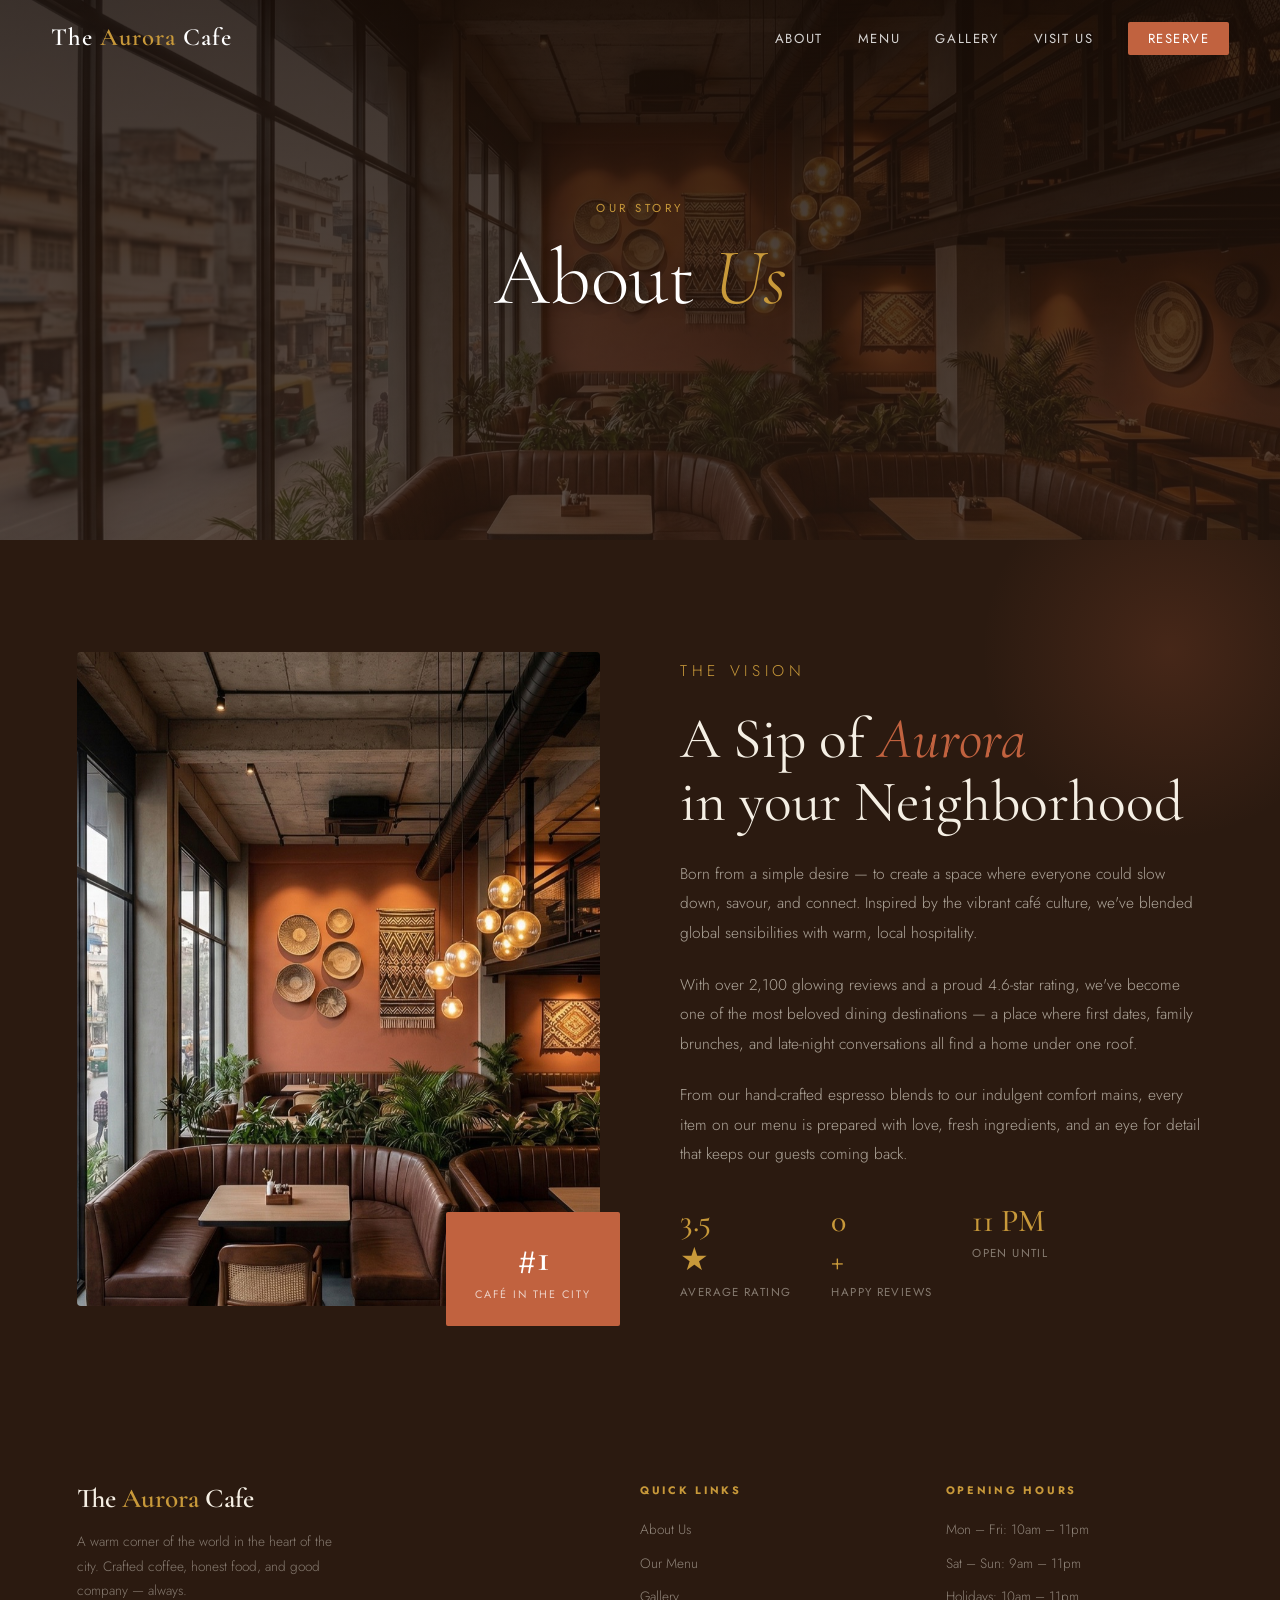
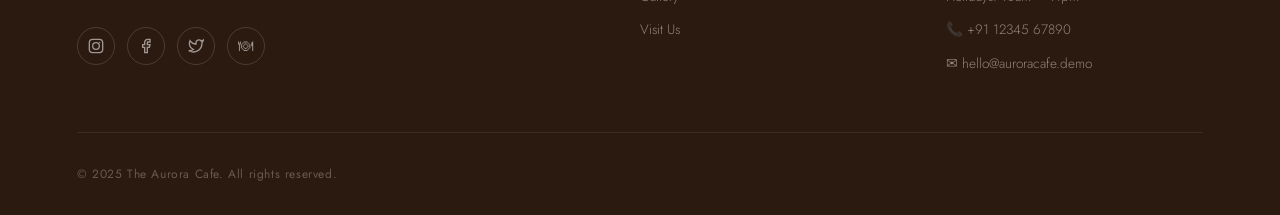
<file: about.html>
<!DOCTYPE html>
<html lang="en">

<head>
    <meta charset="UTF-8" />
    <meta name="viewport" content="width=device-width, initial-scale=1.0" />
    <title>About Us — The Aurora Cafe</title>
    <link
        href="https://fonts.googleapis.com/css2?family=Cormorant+Garamond:ital,wght@0,300;0,400;0,500;0,600;1,300;1,400&family=Jost:wght@300;400;500&display=swap"
        rel="stylesheet" />
    <link rel="stylesheet" href="style.css">
</head>

<body>

    <!-- ── PRELOADER ── -->
    <div class="preloader" id="preloader">
        <div class="loader-content">
            <div class="loader-logo">The <span>Aurora</span> Cafe</div>
            <div class="loader-bar">
                <div class="loader-progress"></div>
            </div>
        </div>
    </div>

    <!-- ── NAV ── -->
    <nav id="navbar">
        <a href="index.html" class="nav-logo">The <span>Aurora</span> Cafe</a>
        <ul class="nav-links">
            <li><a href="about.html" class="active">About</a></li>
            <li><a href="menu.html">Menu</a></li>
            <li><a href="gallery.html">Gallery</a></li>
            <li><a href="contact.html">Visit Us</a></li>
            <li><a href="contact.html" class="nav-cta">Reserve</a></li>
        </ul>
        <div class="hamburger" id="hamburger" onclick="openMobileNav()">
            <span></span><span></span><span></span>
        </div>
    </nav>

    <!-- Mobile Nav -->
    <div class="mobile-nav" id="mobileNav">
        <button class="mobile-close" onclick="closeMobileNav()">✕</button>
        <a href="about.html">About</a>
        <a href="menu.html">Menu</a>
        <a href="gallery.html">Gallery</a>
        <a href="contact.html">Visit Us</a>
        <a href="contact.html" style="color:var(--gold)">Reserve a Table</a>
    </div>

    <!-- ── ABOUT HERO ── -->
    <section id="hero" style="height: 60vh; min-height: 400px;">
        <div class="hero-bg" style="background-image: url('images/space.jpg');"></div>
        <div class="hero-content">
            <p class="hero-eyebrow">Our Story</p>
            <h1 class="hero-title" style="font-size: clamp(3rem, 8vw, 5rem);">About <em>Us</em></h1>
        </div>
    </section>

    <!-- ── ABOUT CONTENT ── -->
    <section id="about">
        <div class="about-deco"></div>
        <div class="about-grid">
            <div class="about-img-wrap reveal-left">
                <div class="about-img-frame">
                    <img src="images/space.jpg" alt="The Aurora Cafe Interior" class="about-img" loading="lazy">
                </div>
                <div class="about-accent-box reveal-scale stagger-3">
                    <strong>#1</strong>
                    <span>Café in the City</span>
                </div>
            </div>
            <div class="about-text reveal-right stagger-2">
                <p class="section-label">The Vision</p>
                <h2 class="section-title">A Sip of <em>Aurora</em><br>in your Neighborhood</h2>
                <p>Born from a simple desire — to create a space where everyone could slow down, savour, and connect.
                    Inspired by the vibrant café culture, we've blended global sensibilities with warm, local
                    hospitality.</p>
                <p>With over 2,100 glowing reviews and a proud 4.6-star rating, we've become one of the most
                    beloved dining destinations — a place where first dates, family brunches, and late-night
                    conversations all find a home under one roof.</p>
                <p>From our hand-crafted espresso blends to our indulgent comfort mains, every item on our menu is
                    prepared with love, fresh ingredients, and an eye for detail that keeps our guests coming back.</p>
                <div class="about-stats">
                    <div class="stat">
                        <strong class="counter" data-count="4.6">0</strong><strong>★</strong>
                        <span>Average Rating</span>
                    </div>
                    <div class="stat">
                        <strong class="counter" data-count="2100">0</strong><strong>+</strong>
                        <span>Happy Reviews</span>
                    </div>
                    <div class="stat">
                        <strong>11 PM</strong>
                        <span>Open Until</span>
                    </div>
                </div>
            </div>
        </div>
    </section>

    <!-- ── FOOTER ── -->
    <footer>
        <div class="footer-top">
            <div class="footer-brand">
                <div class="logo">The <span>Aurora</span> Cafe</div>
                <p>A warm corner of the world in the heart of the city. Crafted coffee, honest food, and good company —
                    always.</p>
                <div class="footer-socials">
                    <a href="#" class="social-btn" title="Instagram">
                        <svg width="16" height="16" fill="none" stroke="currentColor" stroke-width="2"
                            viewBox="0 0 24 24">
                            <rect x="2" y="2" width="20" height="20" rx="5" />
                            <circle cx="12" cy="12" r="5" />
                            <circle cx="17.5" cy="6.5" r="1" fill="currentColor" stroke="none" />
                        </svg>
                    </a>
                    <a href="#" class="social-btn" title="Facebook">
                        <svg width="16" height="16" fill="none" stroke="currentColor" stroke-width="2"
                            viewBox="0 0 24 24">
                            <path d="M18 2h-3a5 5 0 00-5 5v3H7v4h3v8h4v-8h3l1-4h-4V7a1 1 0 011-1h3z" />
                        </svg>
                    </a>
                    <a href="#" class="social-btn" title="Twitter/X">
                        <svg width="16" height="16" fill="none" stroke="currentColor" stroke-width="2"
                            viewBox="0 0 24 24">
                            <path
                                d="M23 3a10.9 10.9 0 01-3.14 1.53A4.48 4.48 0 0012 8v1A10.66 10.66 0 013 4s-4 9 5 13a11.64 11.64 0 01-7 2c9 5 20 0 20-11.5a4.5 4.5 0 00-.08-.83A7.72 7.72 0 0023 3z" />
                        </svg>
                    </a>
                    <a href="#" class="social-btn" title="Zomato">🍽</a>
                </div>
            </div>
            <div class="footer-col">
                <h5>Quick Links</h5>
                <ul>
                    <li><a href="about.html">About Us</a></li>
                    <li><a href="menu.html">Our Menu</a></li>
                    <li><a href="gallery.html">Gallery</a></li>
                    <li><a href="contact.html">Visit Us</a></li>
                </ul>
            </div>
            <div class="footer-col">
                <h5>Opening Hours</h5>
                <ul>
                    <li><a href="#">Mon – Fri: 10am – 11pm</a></li>
                    <li><a href="#">Sat – Sun: 9am – 11pm</a></li>
                    <li><a href="#">Holidays: 10am – 11pm</a></li>
                    <li><a href="#">📞 +91 12345 67890</a></li>
                    <li><a href="#">✉ hello@auroracafe.demo</a></li>
                </ul>
            </div>
        </div>
        <div class="footer-bottom">
            <p>© 2025 The Aurora Cafe. All rights reserved.</p>
        </div>
    </footer>

    <script src="script.js"></script>
</body>

</html>
</file>
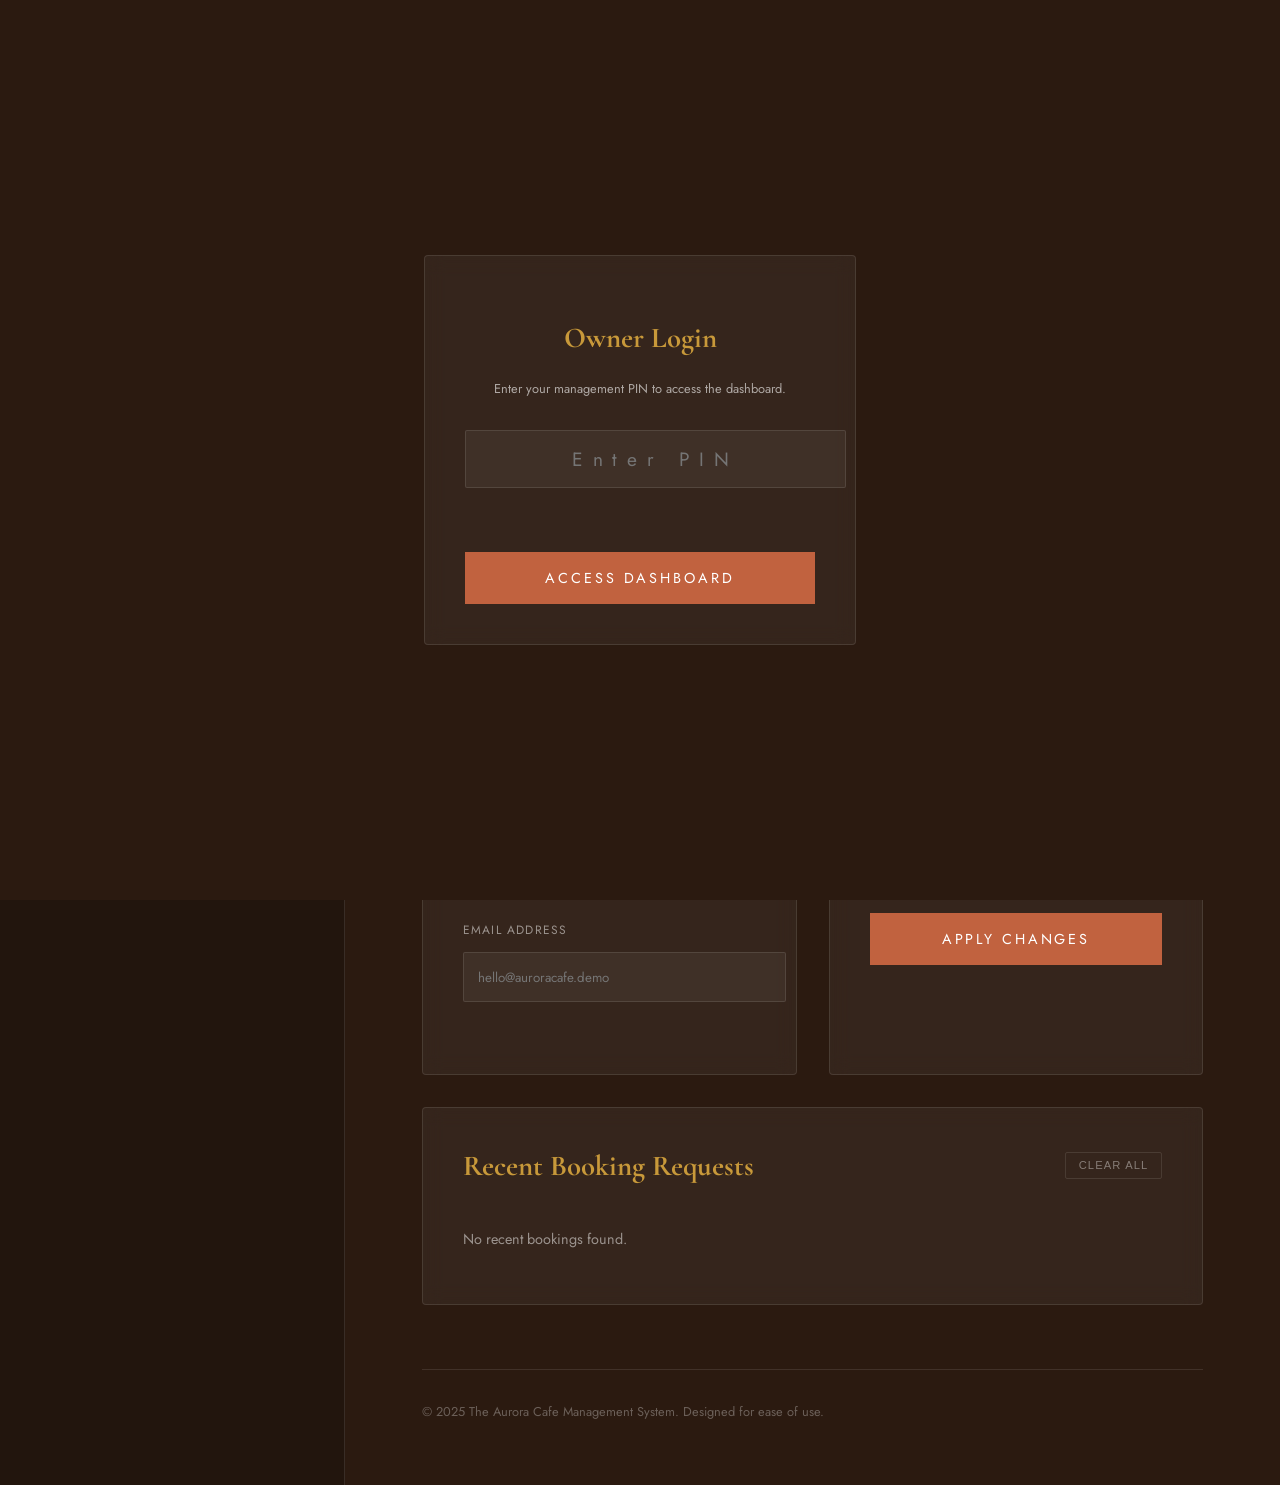
<file: admin.html>
<!DOCTYPE html>
<html lang="en">

<head>
    <meta charset="UTF-8">
    <meta name="viewport" content="width=device-width, initial-scale=1.0">
    <title>Dashboard — The Aurora Cafe</title>
    <link
        href="https://fonts.googleapis.com/css2?family=Cormorant+Garamond:wght@400;600&family=Jost:wght@300;400;500&display=swap"
        rel="stylesheet">
    <style>
        :root {
            --terra: #C1623F;
            --espresso: #2B1A10;
            --cream: #F5EFE4;
            --warm: #EDE3D4;
            --gold: #C8993A;
            --glass-bg: rgba(255, 255, 255, 0.05);
            --glass-border: rgba(255, 255, 255, 0.1);
        }

        body {
            font-family: 'Jost', sans-serif;
            background: var(--espresso);
            color: #fff;
            margin: 0;
            display: flex;
            min-height: 100vh;
        }

        .admin-sidebar {
            width: 280px;
            background: rgba(0, 0, 0, 0.2);
            border-right: 1px solid var(--glass-border);
            padding: 3rem 2rem;
            display: flex;
            flex-direction: column;
            gap: 2rem;
        }

        .admin-logo {
            font-family: 'Cormorant Garamond', serif;
            font-size: 1.8rem;
            color: #fff;
            text-decoration: none;
        }

        .admin-logo span {
            color: var(--gold);
        }

        .nav-item {
            color: rgba(255, 255, 255, 0.6);
            text-decoration: none;
            font-size: 0.9rem;
            letter-spacing: 0.1em;
            text-transform: uppercase;
            transition: color 0.3s;
        }

        .nav-item.active {
            color: var(--gold);
        }

        .main-content {
            flex: 1;
            padding: 4rem 6vw;
            max-width: 1000px;
        }

        .header-top {
            display: flex;
            justify-content: space-between;
            align-items: flex-end;
            margin-bottom: 4rem;
        }

        h1 {
            font-family: 'Cormorant Garamond', serif;
            font-size: 3rem;
            margin: 0;
            font-weight: 400;
        }

        .save-banner {
            background: var(--terra);
            padding: 0.6rem 1.2rem;
            border-radius: 2px;
            font-size: 0.8rem;
            display: none;
        }

        .card-grid {
            display: grid;
            grid-template-columns: 1fr 1fr;
            gap: 2rem;
        }

        .glass-card {
            background: var(--glass-bg);
            border: 1px solid var(--glass-border);
            padding: 2.5rem;
            border-radius: 4px;
            backdrop-filter: blur(10px);
        }

        .card-title {
            font-family: 'Cormorant Garamond', serif;
            font-size: 1.8rem;
            margin-bottom: 1.5rem;
            color: var(--gold);
        }

        .control-group {
            margin-bottom: 2rem;
        }

        label {
            display: block;
            font-size: 0.75rem;
            text-transform: uppercase;
            letter-spacing: 0.1em;
            color: rgba(255, 255, 255, 0.5);
            margin-bottom: 0.8rem;
        }

        select,
        input {
            width: 100%;
            background: rgba(255, 255, 255, 0.05);
            border: 1px solid rgba(255, 255, 255, 0.1);
            padding: 0.9rem;
            color: #fff;
            font-family: 'Jost', sans-serif;
            border-radius: 2px;
        }

        .status-pill-preview {
            display: inline-flex;
            align-items: center;
            gap: 10px;
            padding: 0.5rem 1rem;
            background: rgba(255, 255, 255, 0.05);
            border-radius: 100px;
            margin-top: 1rem;
        }

        .dot {
            width: 8px;
            height: 8px;
            border-radius: 50%;
        }

        .dot.open {
            background: #4CAF50;
            box-shadow: 0 0 10px #4CAF50;
        }

        .dot.closed {
            background: #f44336;
            box-shadow: 0 0 10px #f44336;
        }

        .btn-save {
            background: var(--terra);
            border: none;
            color: #fff;
            padding: 1rem 2rem;
            font-family: 'Jost', sans-serif;
            text-transform: uppercase;
            letter-spacing: 0.2em;
            font-size: 0.9rem;
            cursor: pointer;
            width: 100%;
            margin-top: 2rem;
            transition: background 0.3s;
        }

        .btn-save:hover {
            background: var(--gold);
        }

        .time-row {
            display: grid;
            grid-template-columns: 1fr 1fr;
            gap: 1rem;
        }

        .footer-note {
            margin-top: 4rem;
            font-size: 0.8rem;
            color: rgba(255, 255, 255, 0.3);
            border-top: 1px solid var(--glass-border);
            padding-top: 2rem;
        }
    </style>
</head>

<body>
    <!-- LOGIN OVERLAY -->
    <div id="loginOverlay"
        style="position: fixed; inset: 0; background: var(--espresso); z-index: 5000; display: flex; align-items: center; justify-content: center; backdrop-filter: blur(20px);">
        <div class="glass-card" style="width: 350px; text-align: center;">
            <h2 class="card-title">Owner Login</h2>
            <p style="font-size: 0.8rem; opacity: 0.6; margin-bottom: 2rem;">Enter your management PIN to access the
                dashboard.</p>
            <div class="control-group">
                <input type="password" id="adminPin" placeholder="Enter PIN"
                    style="text-align: center; font-size: 1.2rem; letter-spacing: 0.5em;">
            </div>
            <button class="btn-save" onclick="checkLogin()">Access Dashboard</button>
            <p id="loginError" style="color: var(--terra); font-size: 0.8rem; margin-top: 1rem; display: none;">Invalid
                PIN. Please try again.</p>
        </div>
    </div>

    <div class="admin-sidebar">
        <a href="index.html" class="admin-logo">The <span>Aurora</span> Cafe</a>
        <nav style="display: flex; flex-direction: column; gap: 1rem; margin-top: 2rem;">
            <a href="#" class="nav-item active">Management</a>
            <a href="index.html" class="nav-item">View Site</a>
        </nav>
    </div>

    <main class="main-content">
        <div class="header-top">
            <div>
                <p
                    style="color:var(--gold); font-size: 0.8rem; text-transform: uppercase; letter-spacing: 0.2em; margin-bottom: 0.5rem;">
                    Owner Portal</p>
                <h1>Café Dashboard</h1>
            </div>
        </div>

        <div class="card-grid">
            <!-- STATUS CARD -->
            <div class="glass-card">
                <h3 class="card-title">Operating Status</h3>
                <div class="control-group">
                    <label>Current Mode</label>
                    <select id="statusMode" onchange="updatePreview()">
                        <option value="auto">Automatic (Based on Hours)</option>
                        <option value="open">Always Open (Manual Override)</option>
                        <option value="closed">Always Closed (Manual Override)</option>
                    </select>
                </div>
                <div class="control-group">
                    <label>Live Preview</label>
                    <div class="status-pill-preview">
                        <span id="previewDot" class="dot open"></span>
                        <span id="previewText">Open Now</span>
                    </div>
                </div>
            </div>

            <!-- HOURS CARD -->
            <div class="glass-card">
                <h3 class="card-title">Opening Hours</h3>
                <div class="control-group">
                    <label>Weekdays (Mon - Fri)</label>
                    <div class="time-row">
                        <input type="number" id="weekdayOpen" placeholder="10" min="0" max="23">
                        <input type="number" id="weekdayClose" placeholder="23" min="0" max="23">
                    </div>
                </div>
                <div class="control-group">
                    <label>Weekends (Sat - Sun)</label>
                    <div class="time-row">
                        <input type="number" id="weekendOpen" placeholder="9" min="0" max="23">
                        <input type="number" id="weekendClose" placeholder="23" min="0" max="23">
                    </div>
                </div>
                <p style="font-size: 0.7rem; color: rgba(255,255,255,0.4)">* Use 24-hour format (e.g., 23 for 11 PM)</p>
            </div>

            <!-- CONTACT CARD -->
            <div class="glass-card">
                <h3 class="card-title">Contact Info</h3>
                <div class="control-group">
                    <label>WhatsApp Number</label>
                    <input type="text" id="cafePhone" placeholder="+91 12345 67890">
                </div>
                <div class="control-group">
                    <label>Email Address</label>
                    <input type="email" id="cafeEmail" placeholder="hello@auroracafe.demo">
                </div>
            </div>

            <!-- SETTINGS CARD -->
            <div class="glass-card">
                <h3 class="card-title">Save Settings</h3>
                <p style="font-size: 0.9rem; opacity: 0.7; margin-bottom: 2rem;">Apply your changes to the live website
                    instantly. These settings will persist on this device.</p>
                <button class="btn-save" onclick="saveSettings()">Apply Changes</button>
            </div>
        </div>

        <!-- BOOKING LOG SECTION -->
        <div class="glass-card" style="margin-top: 2rem; max-width: 100%;">
            <div style="display: flex; justify-content: space-between; align-items: center; margin-bottom: 2rem;">
                <h3 class="card-title" style="margin: 0;">Recent Booking Requests</h3>
                <button onclick="clearBookings()"
                    style="background: transparent; border: 1px solid rgba(255,255,255,0.1); color: rgba(255,255,255,0.4); padding: 0.4rem 0.8rem; font-size: 0.7rem; text-transform: uppercase; letter-spacing: 0.1em; cursor: pointer; border-radius: 2px;">Clear
                    All</button>
            </div>
            <div id="bookingLog" style="display: flex; flex-direction: column; gap: 1rem;">
                <p style="opacity: 0.5; font-size: 0.9rem;">No recent bookings found.</p>
            </div>
        </div>

        <div class="footer-note">
            © 2025 The Aurora Cafe Management System. Designed for ease of use.
        </div>
    </main>

    <div id="toast-container"></div>
    <script src="settings.js"></script>
    <script src="script.js"></script>
    <script>
        function checkLogin() {
            const pin = document.getElementById('adminPin').value;
            if (pin === '1234') {
                document.getElementById('loginOverlay').style.display = 'none';
                showToast('Welcome back, Aurora!', 'success');
            } else {
                showToast('Invalid PIN. Please try again.', 'error');
            }
        }

        // Load existing settings
        function loadAdmin() {
            const saved = localStorage.getItem('aurora_settings');
            const data = saved ? JSON.parse(saved) : CAFE_SETTINGS;

            document.getElementById('statusMode').value = data.statusMode;
            document.getElementById('weekdayOpen').value = data.hours.weekday.open;
            document.getElementById('weekdayClose').value = data.hours.weekday.close;
            document.getElementById('weekendOpen').value = data.hours.weekend.open;
            document.getElementById('weekendClose').value = data.hours.weekend.close;
            document.getElementById('cafePhone').value = data.phone;
            document.getElementById('cafeEmail').value = data.email;

            updatePreview();
            renderBookings();
            `).join('');
        }

        function clearBookings() {
            if (confirm('Are you sure you want to clear all booking history? This cannot be undone.')) {
                localStorage.removeItem('aurora_bookings');
                renderBookings();
                showToast('Booking log cleared.', 'info');
            }
        }

        function updatePreview() {
            const mode = document.getElementById('statusMode').value;
            const dot = document.getElementById('previewDot');
            const text = document.getElementById('previewText');

            if (mode === 'open') {
                dot.className = 'dot open';
                text.innerText = 'Forced Open';
            } else if (mode === 'closed') {
                dot.className = 'dot closed';
                text.innerText = 'Forced Closed';
            } else {
                // Simplified auto preview
                dot.className = 'dot open';
                text.innerText = 'Auto (Scheduled)';
            }
        }

        function saveSettings() {
            const newSettings = {
                ...CAFE_SETTINGS,
                statusMode: document.getElementById('statusMode').value,
                hours: {
                    weekday: {
                        open: parseInt(document.getElementById('weekdayOpen').value),
                        close: parseInt(document.getElementById('weekdayClose').value)
                    },
                    weekend: {
                        open: parseInt(document.getElementById('weekendOpen').value),
                        close: parseInt(document.getElementById('weekendClose').value)
                    }
                },
                phone: document.getElementById('cafePhone').value,
                email: document.getElementById('cafeEmail').value
            };

            localStorage.setItem('aurora_settings', JSON.stringify(newSettings));
            showToast('Settings saved successfully!', 'success');
        }

        window.onload = loadAdmin;
    </script>
</body>

</html>
</file>
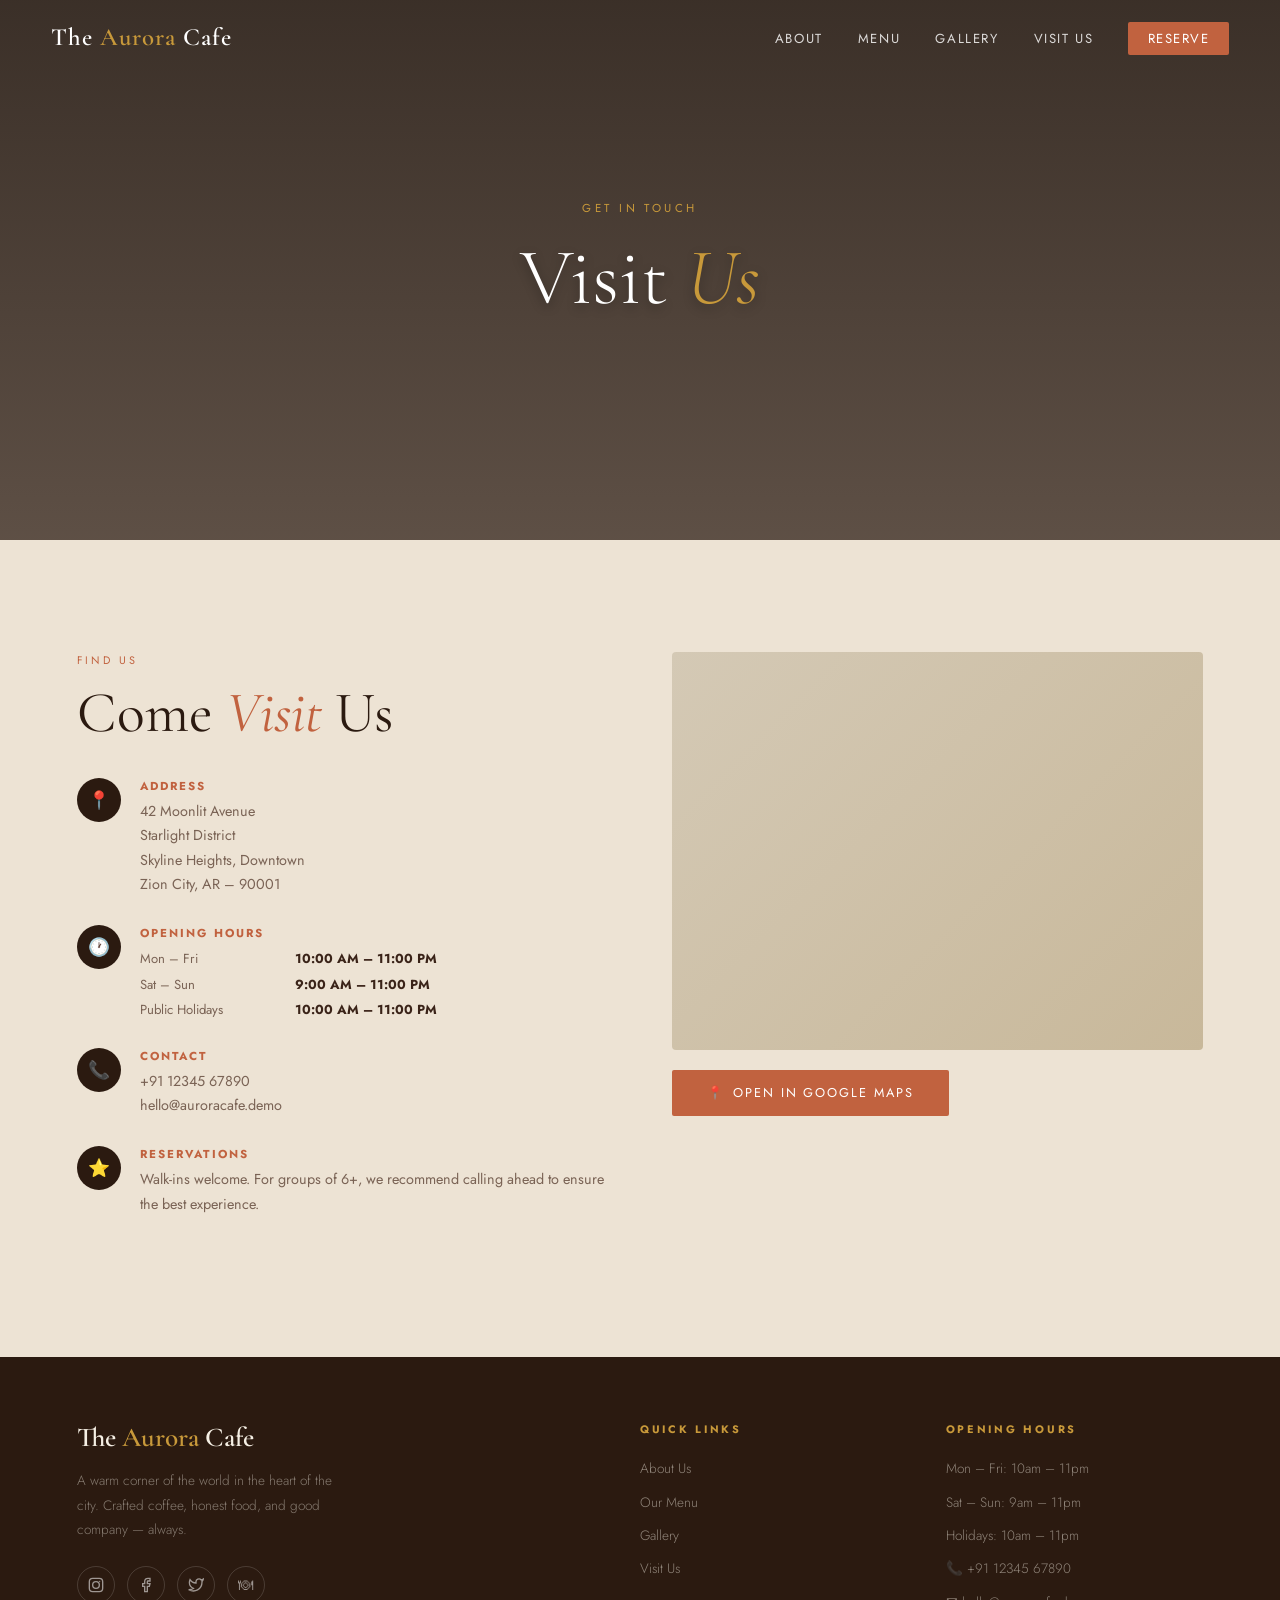
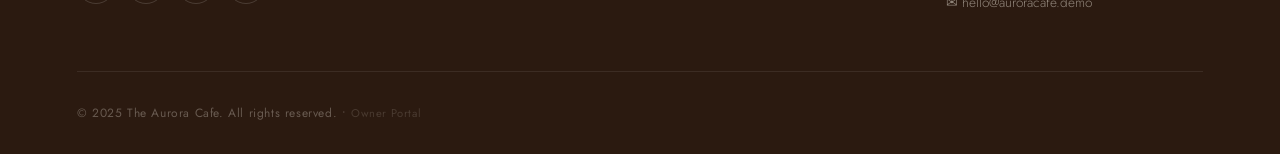
<file: contact.html>
<!DOCTYPE html>
<html lang="en">

<head>
    <meta charset="UTF-8" />
    <meta name="viewport" content="width=device-width, initial-scale=1.0" />
    <title>Contact & Visit — The Aurora Cafe</title>
    <link
        href="https://fonts.googleapis.com/css2?family=Cormorant+Garamond:ital,wght@0,300;0,400;0,500;0,600;1,300;1,400&family=Jost:wght@300;400;500&display=swap"
        rel="stylesheet" />
    <link rel="stylesheet" href="style.css">
</head>

<body>

    <!-- ── PRELOADER ── -->
    <div class="preloader" id="preloader">
        <div class="loader-content">
            <div class="loader-logo">The <span>Aurora</span> Cafe</div>
            <div class="loader-bar">
                <div class="loader-progress"></div>
            </div>
        </div>
    </div>

    <!-- ── NAV ── -->
    <nav id="navbar">
        <a href="index.html" class="nav-logo">The <span>Aurora</span> Cafe</a>
        <ul class="nav-links">
            <li><a href="about.html">About</a></li>
            <li><a href="menu.html">Menu</a></li>
            <li><a href="gallery.html">Gallery</a></li>
            <li><a href="contact.html" class="active">Visit Us</a></li>
            <li><a href="contact.html" class="nav-cta">Reserve</a></li>
        </ul>
        <div class="hamburger" id="hamburger" onclick="openMobileNav()">
            <span></span><span></span><span></span>
        </div>
    </nav>

    <!-- Mobile Nav -->
    <div class="mobile-nav" id="mobileNav">
        <button class="mobile-close" onclick="closeMobileNav()">✕</button>
        <a href="about.html">About</a>
        <a href="menu.html">Menu</a>
        <a href="gallery.html">Gallery</a>
        <a href="contact.html">Visit Us</a>
        <a href="contact.html" style="color:var(--gold)">Reserve a Table</a>
    </div>

    <!-- ── CONTACT HERO ── -->
    <section id="hero" style="height: 60vh; min-height: 400px;">
        <div class="hero-bg"
            style="background-image: url('https://images.unsplash.com/photo-1514933651103-005eec06c04b?auto=format&fit=crop&q=80&w=1200');">
        </div>
        <div class="hero-content">
            <p class="hero-eyebrow">Get in Touch</p>
            <h1 class="hero-title" style="font-size: clamp(3rem, 8vw, 5rem);">Visit <em>Us</em></h1>
        </div>
    </section>

    <!-- ── VISIT CONTENT ── -->
    <section id="visit">
        <div class="visit-grid">
            <div class="visit-info reveal">
                <p class="section-label">Find Us</p>
                <h2 class="section-title">Come <em>Visit</em> Us</h2>
                <div class="info-block">
                    <div class="info-icon">📍</div>
                    <div>
                        <h4>Address</h4>
                        <p>42 Moonlit Avenue<br>Starlight District<br>Skyline Heights, Downtown<br>Zion City, AR – 90001
                        </p>
                    </div>
                </div>
                <div class="info-block">
                    <div class="info-icon">🕐</div>
                    <div>
                        <h4>Opening Hours</h4>
                        <div class="hours-grid">
                            <span>Mon – Fri</span><strong>10:00 AM – 11:00 PM</strong>
                            <span>Sat – Sun</span><strong>9:00 AM – 11:00 PM</strong>
                            <span>Public Holidays</span><strong>10:00 AM – 11:00 PM</strong>
                        </div>
                    </div>
                </div>
                <div class="info-block">
                    <div class="info-icon">📞</div>
                    <div>
                        <h4>Contact</h4>
                        <p>+91 12345 67890<br>hello@auroracafe.demo</p>
                    </div>
                </div>
                <div class="info-block">
                    <div class="info-icon">⭐</div>
                    <div>
                        <h4>Reservations</h4>
                        <p>Walk-ins welcome. For groups of 6+, we recommend calling ahead to ensure the best experience.
                        </p>
                    </div>
                </div>
            </div>
            <div class="reveal">
                <div class="map-frame">
                    <iframe
                        src="https://www.google.com/maps/embed?pb=!1m18!1m12!1m3!1d1234.5!2d0!3d0!2m3!1f0!2f0!3f0!3m2!1i1024!2i768!4f13.1!3m3!1m2!1s0x0%3A0x0!2zMTPCsDAwJzAwLjAiTiAwwrAwMCcwMC4wIkU!5e0!3m2!1sen!2sin!4v1234567890"
                        allowfullscreen="" loading="lazy" referrerpolicy="no-referrer-when-downgrade"
                        title="The Aurora Cafe Location">
                    </iframe>
                </div>
                <a href="#" target="_blank" class="btn-primary"
                    style="display:inline-flex;align-items:center;gap:.5rem;margin-top:1.2rem;text-decoration:none">
                    <span>📍</span> Open in Google Maps
                </a>
            </div>
        </div>
    </section>

    <!-- ── FOOTER ── -->
    <footer>
        <div class="footer-top">
            <div class="footer-brand">
                <div class="logo">The <span>Aurora</span> Cafe</div>
                <p>A warm corner of the world in the heart of the city. Crafted coffee, honest food, and good company —
                    always.</p>
                <div class="footer-socials">
                    <a href="#" class="social-btn" title="Instagram">
                        <svg width="16" height="16" fill="none" stroke="currentColor" stroke-width="2"
                            viewBox="0 0 24 24">
                            <rect x="2" y="2" width="20" height="20" rx="5" />
                            <circle cx="12" cy="12" r="5" />
                            <circle cx="17.5" cy="6.5" r="1" fill="currentColor" stroke="none" />
                        </svg>
                    </a>
                    <a href="#" class="social-btn" title="Facebook">
                        <svg width="16" height="16" fill="none" stroke="currentColor" stroke-width="2"
                            viewBox="0 0 24 24">
                            <path d="M18 2h-3a5 5 0 00-5 5v3H7v4h3v8h4v-8h3l1-4h-4V7a1 1 0 011-1h3z" />
                        </svg>
                    </a>
                    <a href="#" class="social-btn" title="Twitter/X">
                        <svg width="16" height="16" fill="none" stroke="currentColor" stroke-width="2"
                            viewBox="0 0 24 24">
                            <path
                                d="M23 3a10.9 10.9 0 01-3.14 1.53A4.48 4.48 0 0012 8v1A10.66 10.66 0 013 4s-4 9 5 13a11.64 11.64 0 01-7 2c9 5 20 0 20-11.5a4.5 4.5 0 00-.08-.83A7.72 7.72 0 0023 3z" />
                        </svg>
                    </a>
                    <a href="#" class="social-btn" title="Zomato">🍽</a>
                </div>
            </div>
            <div class="footer-col">
                <h5>Quick Links</h5>
                <ul>
                    <li><a href="about.html">About Us</a></li>
                    <li><a href="menu.html">Our Menu</a></li>
                    <li><a href="gallery.html">Gallery</a></li>
                    <li><a href="contact.html">Visit Us</a></li>
                </ul>
            </div>
            <div class="footer-col">
                <h5>Opening Hours</h5>
                <ul>
                    <li><a href="#">Mon – Fri: 10am – 11pm</a></li>
                    <li><a href="#">Sat – Sun: 9am – 11pm</a></li>
                    <li><a href="#">Holidays: 10am – 11pm</a></li>
                    <li><a href="#">📞 +91 12345 67890</a></li>
                    <li><a href="#">✉ hello@auroracafe.demo</a></li>
                </ul>
            </div>
        </div>
        <div class="footer-bottom">
            <p>© 2025 The Aurora Cafe. All rights reserved. • <a href="admin.html"
                    style="color: inherit; text-decoration: none; opacity: 0.5; font-size: 0.7rem;">Owner Portal</a></p>
        </div>
    </footer>

    <!-- ── RESERVATION MODAL ── -->
    <div id="toast-container"></div>
    <script src="settings.js"></script>
    <script src="script.js"></script>
</body>

</html>
</file>
<file: style.css>
*,
*::before,
*::after {
    margin: 0;
    padding: 0;
    box-sizing: border-box;
}

:root {
    --terra: #C1623F;
    --espresso: #2B1A10;
    --cream: #F5EFE4;
    --warm: #EDE3D4;
    --olive: #6B7145;
    --gold: #C8993A;
    --text: #3A2318;
    --muted: #7A6355;

    /* GLASSMORPHISM - Refined for better contrast */
    --glass-bg: rgba(255, 255, 255, 0.12);
    --glass-border: rgba(255, 255, 255, 0.2);
    --glass-shadow: 0 12px 40px 0 rgba(0, 0, 0, 0.25);
    --glass-blur: 16px;
}

/* ── CUSTOM SCROLLBAR ── */
::-webkit-scrollbar {
    width: 10px;
}

::-webkit-scrollbar-track {
    background: var(--espresso);
}

::-webkit-scrollbar-thumb {
    background: var(--terra);
    border: 3px solid var(--espresso);
    border-radius: 10px;
}

::-webkit-scrollbar-thumb:hover {
    background: var(--gold);
}

html {
    scroll-behavior: smooth;
}

body {
    font-family: 'Jost', sans-serif;
    background: var(--cream);
    color: var(--text);
    overflow-x: hidden;
}

/* ── NAV ── */
nav {
    position: fixed;
    top: 0;
    left: 0;
    right: 0;
    z-index: 100;
    padding: 1.4rem 4vw;
    display: flex;
    align-items: center;
    justify-content: space-between;
    transition: background .4s, padding .4s, box-shadow .4s;
}

nav.scrolled {
    background: rgba(43, 26, 16, .85);
    backdrop-filter: blur(var(--glass-blur));
    -webkit-backdrop-filter: blur(var(--glass-blur));
    border-bottom: 1px solid var(--glass-border);
    padding: .85rem 4vw;
    box-shadow: var(--glass-shadow);
}

.nav-logo {
    font-family: 'Cormorant Garamond', serif;
    font-size: 1.55rem;
    font-weight: 600;
    letter-spacing: .04em;
    color: #fff;
    text-decoration: none;
}

.nav-logo span {
    color: var(--gold);
}

.nav-links {
    display: flex;
    gap: 2.2rem;
    list-style: none;
}

.nav-links a {
    color: rgba(255, 255, 255, .82);
    font-size: .82rem;
    letter-spacing: .12em;
    text-transform: uppercase;
    text-decoration: none;
    font-weight: 400;
    position: relative;
    transition: color .3s;
}

.nav-links a::after {
    content: '';
    position: absolute;
    bottom: -3px;
    left: 0;
    right: 100%;
    height: 1px;
    background: var(--gold);
    transition: right .3s;
}

.nav-links a:hover {
    color: #fff;
}

.nav-links a:hover::after {
    right: 0;
}

.nav-cta {
    background: var(--terra);
    color: #fff !important;
    padding: .45rem 1.2rem;
    border-radius: 2px;
    transition: background .3s !important;
}

.nav-cta:hover {
    background: var(--gold) !important;
}

.nav-cta::after {
    display: none !important;
}

.hamburger {
    display: none;
    flex-direction: column;
    gap: 5px;
    cursor: pointer;
}

.hamburger span {
    width: 24px;
    height: 2px;
    background: #fff;
    border-radius: 2px;
    transition: .3s;
}

/* ── HERO ── */
#hero {
    min-height: 100vh;
    position: relative;
    display: flex;
    align-items: center;
    justify-content: center;
    overflow: hidden;
    text-align: center;
}

.hero-bg {
    position: absolute;
    inset: 0;
    background-image: url('images/hero.jpg');
    background-size: cover;
    background-position: center;
}

.hero-bg::after {
    content: '';
    position: absolute;
    inset: 0;
    background: linear-gradient(to bottom, rgba(26, 14, 7, 0.85), rgba(43, 26, 16, 0.75));
    z-index: 1;
}

.hero-grain {
    position: absolute;
    inset: 0;
    opacity: .06;
    background-image: url("data:image/svg+xml,%3Csvg viewBox='0 0 256 256' xmlns='http://www.w3.org/2000/svg'%3E%3Cfilter id='noise'%3E%3CfeTurbulence type='fractalNoise' baseFrequency='0.9' numOctaves='4' stitchTiles='stitch'/%3E%3C/filter%3E%3Crect width='100%25' height='100%25' filter='url(%23noise)'/%3E%3C/svg%3E");
}

.hero-circle {
    position: absolute;
    width: 600px;
    height: 600px;
    border-radius: 50%;
    border: 1px solid rgba(200, 153, 58, .15);
    top: 50%;
    left: 50%;
    transform: translate(-50%, -50%);
    animation: pulse-ring 6s ease-in-out infinite;
}

.hero-circle:nth-child(2) {
    width: 800px;
    height: 800px;
    animation-delay: 2s;
    opacity: .5;
}

@keyframes pulse-ring {

    0%,
    100% {
        transform: translate(-50%, -50%) scale(1);
        opacity: .3;
    }

    50% {
        transform: translate(-50%, -50%) scale(1.04);
        opacity: .08;
    }
}

.hero-content {
    position: relative;
    z-index: 2;
    padding: 2rem;
    max-width: 780px;
}

.hero-eyebrow {
    font-size: .72rem;
    letter-spacing: .3em;
    text-transform: uppercase;
    color: var(--gold);
    margin-bottom: 1.4rem;
    opacity: 0;
    animation: fadeUp .8s .3s forwards;
}

.hero-title {
    font-family: 'Cormorant Garamond', serif;
    font-size: clamp(3.5rem, 9vw, 7.5rem);
    font-weight: 300;
    line-height: 1.0;
    color: #fff;
    margin-bottom: 1.4rem;
    opacity: 0;
    animation: fadeUp .9s .5s forwards;
    text-shadow: 0 4px 12px rgba(0, 0, 0, 0.3);
}

.hero-title em {
    font-style: italic;
    color: var(--gold);
}

.hero-tagline {
    font-size: clamp(.9rem, 2vw, 1.05rem);
    font-weight: 300;
    color: rgba(255, 255, 255, .72);
    letter-spacing: .08em;
    margin-bottom: 2.5rem;
    text-shadow: 0 2px 10px rgba(0, 0, 0, 0.3);
    opacity: 0;
    animation: fadeUp .9s .7s forwards;
}

/* ── DYNAMIC STATUS PILL ── */
.hero-status-wrap {
    display: flex;
    justify-content: center;
    margin-bottom: 1.5rem;
    opacity: 0;
    animation: fadeUp .9s .8s forwards;
}

.status-pill {
    display: inline-flex;
    align-items: center;
    gap: .6rem;
    padding: .5rem 1rem;
    background: rgba(255, 255, 255, .05);
    border: 1px solid rgba(255, 255, 255, .1);
    border-radius: 40px;
    font-size: .75rem;
    letter-spacing: .05em;
    color: #fff;
    backdrop-filter: blur(5px);
}

.status-dot {
    width: 8px;
    height: 8px;
    border-radius: 50%;
    background: #444;
}

.status-pill.open .status-dot {
    background: #00ff88;
    box-shadow: 0 0 10px rgba(0, 255, 136, .6);
}

.status-pill.closed .status-dot {
    background: #ff4444;
    box-shadow: 0 0 10px rgba(255, 68, 68, .6);
}

.hero-badge {
    display: inline-flex;
    align-items: center;
    gap: .55rem;
    background: rgba(255, 255, 255, .06);
    border: 1px solid rgba(200, 153, 58, .3);
    padding: .5rem 1.2rem;
    border-radius: 30px;
    color: rgba(255, 255, 255, .88);
    font-size: .82rem;
    letter-spacing: .06em;
    margin-bottom: 2.8rem;
    opacity: 0;
    animation: fadeUp 1s 0.9s cubic-bezier(0.2, 0.8, 0.2, 1) forwards;
}

.hero-badge .stars {
    color: var(--gold);
    letter-spacing: .03em;
}

.hero-badge .sep {
    opacity: .4;
}

.hero-btns {
    display: flex;
    gap: 1rem;
    justify-content: center;
    flex-wrap: wrap;
    opacity: 0;
    animation: fadeUp 1s 1.1s cubic-bezier(0.2, 0.8, 0.2, 1) forwards;
}

.btn-primary {
    background: var(--terra);
    color: #fff;
    padding: .85rem 2.2rem;
    border-radius: 2px;
    font-family: 'Jost', sans-serif;
    font-size: .8rem;
    letter-spacing: .15em;
    text-transform: uppercase;
    text-decoration: none;
    border: none;
    cursor: pointer;
    transition: background .3s, transform .2s;
}

.btn-primary:hover {
    background: var(--gold);
    transform: translateY(-2px);
}

.btn-outline {
    background: transparent;
    color: rgba(255, 255, 255, .8);
    padding: .85rem 2.2rem;
    border-radius: 2px;
    border: 1px solid rgba(255, 255, 255, .3);
    font-family: 'Jost', sans-serif;
    font-size: .8rem;
    letter-spacing: .15em;
    text-transform: uppercase;
    text-decoration: none;
    transition: border-color .3s, color .3s;
}

.btn-outline:hover {
    border-color: var(--gold);
    color: var(--gold);
}

.hero-scroll {
    position: absolute;
    bottom: 2.5rem;
    left: 50%;
    transform: translateX(-50%);
    display: flex;
    flex-direction: column;
    align-items: center;
    gap: .5rem;
    color: rgba(255, 255, 255, .4);
    font-size: .65rem;
    letter-spacing: .2em;
    text-transform: uppercase;
    animation: bob 2.5s ease-in-out infinite;
}

.hero-scroll::after {
    content: '';
    width: 1px;
    height: 42px;
    background: linear-gradient(to bottom, rgba(255, 255, 255, .35), transparent);
}

@keyframes bob {

    0%,
    100% {
        transform: translateX(-50%) translateY(0)
    }

    50% {
        transform: translateX(-50%) translateY(6px)
    }
}

/* ── SECTION COMMON ── */
section {
    padding: 7rem 6vw;
}

.section-label {
    font-size: .68rem;
    letter-spacing: .3em;
    text-transform: uppercase;
    color: var(--terra);
    margin-bottom: .9rem;
}

.section-title {
    font-family: 'Cormorant Garamond', serif;
    font-size: clamp(2.2rem, 5vw, 3.6rem);
    font-weight: 400;
    line-height: 1.1;
    color: var(--espresso);
    margin-bottom: 1.5rem;
}

.section-title em {
    font-style: italic;
    color: var(--terra);
}

.reveal {
    opacity: 0;
    transform: translateY(36px);
    transition: opacity .8s ease, transform .8s ease;
}

.reveal.visible {
    opacity: 1;
    transform: none;
}

/* ── ABOUT ── */
#about {
    background: var(--espresso);
    position: relative;
    overflow: hidden;
}

.about-deco {
    position: absolute;
    right: -80px;
    top: -80px;
    width: 380px;
    height: 380px;
    border-radius: 50%;
    background: radial-gradient(circle, rgba(193, 98, 63, .18) 0%, transparent 70%);
}

.about-grid {
    display: grid;
    grid-template-columns: 1fr 1fr;
    gap: 5rem;
    align-items: center;
}

.about-img-wrap {
    position: relative;
}

.about-img-frame {
    width: 100%;
    aspect-ratio: 4/5;
    background: linear-gradient(135deg, #3d2615 0%, #5c3d25 50%, #2B1A10 100%);
    border-radius: 4px;
    overflow: hidden;
    position: relative;
}

.about-img-frame::before {
    display: none;
}

.about-img {
    width: 100%;
    height: 100%;
    object-fit: cover;
    transition: transform .6s ease;
}

.about-img-frame:hover .about-img {
    transform: scale(1.05);
}

.about-img-frame .img-placeholder {
    position: absolute;
    inset: 0;
    display: flex;
    flex-direction: column;
    align-items: center;
    justify-content: center;
    gap: .8rem;
    color: rgba(255, 255, 255, .2);
    font-size: .72rem;
    letter-spacing: .18em;
    text-transform: uppercase;
}

.about-img-frame .img-placeholder svg {
    opacity: .3;
}

.about-accent-box {
    position: absolute;
    bottom: -20px;
    right: -20px;
    background: var(--terra);
    padding: 1.4rem 1.8rem;
    border-radius: 2px;
    text-align: center;
}

.about-accent-box strong {
    display: block;
    font-family: 'Cormorant Garamond', serif;
    font-size: 2.4rem;
    font-weight: 600;
    color: #fff;
}

.about-accent-box span {
    font-size: .68rem;
    letter-spacing: .18em;
    text-transform: uppercase;
    color: rgba(255, 255, 255, .7);
}

.about-text .section-label {
    color: var(--gold);
}

.about-text .section-title {
    color: var(--cream);
}

.about-text p {
    font-size: .97rem;
    line-height: 1.9;
    color: rgba(245, 239, 228, .65);
    margin-bottom: 1.4rem;
    font-weight: 300;
}

.about-stats {
    display: flex;
    gap: 2.5rem;
    margin-top: 2rem;
    flex-wrap: wrap;
}

.stat strong {
    display: block;
    font-family: 'Cormorant Garamond', serif;
    font-size: 2rem;
    color: var(--gold);
    font-weight: 500;
}

.stat span {
    font-size: .72rem;
    letter-spacing: .12em;
    text-transform: uppercase;
    color: rgba(245, 239, 228, .45);
}

/* ── MENU ── */
#menu {
    background: var(--warm);
}

.menu-header {
    text-align: center;
    max-width: 560px;
    margin: 0 auto 3rem;
}

/* ── MENU FILTERS ── */
.menu-filters {
    display: flex;
    justify-content: center;
    gap: 1rem;
    margin-bottom: 3.5rem;
    flex-wrap: wrap;
}

.filter-btn {
    background: transparent;
    border: 1px solid rgba(43, 26, 16, .15);
    padding: .6rem 1.4rem;
    font-family: 'Jost', sans-serif;
    font-size: .78rem;
    letter-spacing: .1em;
    text-transform: uppercase;
    color: var(--espresso);
    cursor: pointer;
    border-radius: 2px;
    transition: all .3s ease;
}

.filter-btn:hover {
    border-color: var(--terra);
    color: var(--terra);
}

.filter-btn.active {
    background: var(--espresso);
    border-color: var(--espresso);
    color: #fff;
}

.menu-card.filtered-out {
    display: none;
}

.menu-grid {
    display: grid;
    grid-template-columns: repeat(auto-fill, minmax(280px, 1fr));
    gap: 1.5rem;
}

.menu-card {
    background: var(--glass-bg);
    backdrop-filter: blur(var(--glass-blur));
    -webkit-backdrop-filter: blur(var(--glass-blur));
    border: 1px solid var(--glass-border);
    border-radius: 12px;
    overflow: hidden;
    transition: all .4s cubic-bezier(0.165, 0.84, 0.44, 1);
    cursor: default;
}

.menu-card:hover {
    transform: translateY(-8px);
    background: rgba(255, 255, 255, 0.12);
    border-color: var(--gold);
    box-shadow: var(--glass-shadow);
}

.menu-card-img {
    height: 170px;
    position: relative;
    overflow: hidden;
    display: flex;
    align-items: center;
    justify-content: center;
    font-size: 3.2rem;
}

.menu-card-img img {
    width: 100%;
    height: 100%;
    object-fit: cover;
    transition: transform .5s ease;
}

.menu-card:hover .menu-card-img img {
    transform: scale(1.1);
}

.menu-tag {
    position: absolute;
    top: 10px;
    left: 10px;
    background: rgba(0, 0, 0, .35);
    color: rgba(255, 255, 255, .85);
    font-size: .6rem;
    letter-spacing: .15em;
    text-transform: uppercase;
    padding: .25rem .65rem;
    border-radius: 20px;
}

.menu-card-body {
    padding: 1.3rem 1.5rem 1.5rem;
}

.menu-card-body h3 {
    font-family: 'Cormorant Garamond', serif;
    font-size: 1.25rem;
    font-weight: 600;
    color: var(--espresso);
    margin-bottom: .35rem;
}

.menu-card-body p {
    font-size: .82rem;
    color: var(--muted);
    line-height: 1.6;
    margin-bottom: 1rem;
}

.menu-price {
    display: flex;
    align-items: center;
    justify-content: space-between;
}

.menu-price strong {
    font-family: 'Cormorant Garamond', serif;
    font-size: 1.2rem;
    color: var(--terra);
    font-weight: 600;
}

.menu-price span {
    font-size: .65rem;
    letter-spacing: .14em;
    text-transform: uppercase;
    color: var(--olive);
    border: 1px solid var(--olive);
    padding: .25rem .7rem;
    border-radius: 2px;
}

/* ── GALLERY ── */
#gallery {
    background: var(--espresso);
}

.gallery-header {
    text-align: center;
    max-width: 520px;
    margin: 0 auto 3.5rem;
}

.gallery-header .section-title {
    color: var(--cream);
}

.gallery-header p {
    color: rgba(245, 239, 228, .55);
    font-size: .9rem;
    line-height: 1.8;
    font-weight: 300;
}

.gallery-grid {
    display: grid;
    grid-template-columns: repeat(12, 1fr);
    grid-template-rows: auto;
    gap: 12px;
}

.g-item {
    border-radius: 3px;
    overflow: hidden;
    position: relative;
    display: flex;
    align-items: center;
    justify-content: center;
    font-size: 2.5rem;
    transition: transform .4s;
}

.g-item:hover {
    transform: scale(1.02);
    z-index: 2;
}

.g-item::after {
    content: attr(data-label);
    position: absolute;
    bottom: 0;
    left: 0;
    right: 0;
    padding: .8rem 1rem;
    font-size: .7rem;
    letter-spacing: .15em;
    text-transform: uppercase;
    color: rgba(255, 255, 255, .75);
    background: linear-gradient(to top, rgba(0, 0, 0, .6), transparent);
    font-family: 'Jost', sans-serif;
}

.g-item img {
    width: 100%;
    height: 100%;
    object-fit: cover;
    transition: transform .6s cubic-bezier(0.165, 0.84, 0.44, 1);
}

.g-item:hover img {
    transform: scale(1.1);
}

.g-item:nth-child(1) {
    grid-column: span 5;
    grid-row: span 2;
    min-height: 320px;
}

.g-item:nth-child(2) {
    grid-column: span 4;
    min-height: 150px;
}

.g-item:nth-child(3) {
    grid-column: span 3;
    min-height: 150px;
}

.g-item:nth-child(4) {
    grid-column: span 7;
    min-height: 160px;
}

.g-item:nth-child(5) {
    grid-column: span 4;
    min-height: 160px;
}

.g-item:nth-child(6) {
    grid-column: span 3;
    min-height: 160px;
}

/* ── REVIEWS ── */
#reviews {
    background: var(--cream);
}

.reviews-header {
    text-align: center;
    max-width: 520px;
    margin: 0 auto 4rem;
}

.reviews-grid {
    display: grid;
    grid-template-columns: repeat(auto-fill, minmax(300px, 1fr));
    gap: 1.8rem;
}

/* ── REVIEWS SLIDER ── */
.reviews-slider-container {
    padding: 0 4vw 4rem;
    overflow: hidden;
    position: relative;
    cursor: grab;
}

.reviews-slider-container:active {
    cursor: grabbing;
}

.reviews-track {
    display: flex;
    gap: 2rem;
    transition: transform 0.5s cubic-bezier(0.23, 1, 0.32, 1);
    will-change: transform;
    user-select: none;
}

.review-card {
    min-width: 380px;
    max-width: 380px;
    background: var(--glass-bg);
    backdrop-filter: blur(var(--glass-blur));
    -webkit-backdrop-filter: blur(var(--glass-blur));
    border: 1px solid var(--glass-border);
    border-radius: 12px;
    padding: 2.2rem;
    display: flex;
    flex-direction: column;
    justify-content: space-between;
}

@media (max-width: 480px) {
    .review-card {
        min-width: 290px;
        max-width: 290px;
        padding: 1.8rem;
    }
}

.slider-hint {
    text-align: center;
    font-size: 0.7rem;
    text-transform: uppercase;
    letter-spacing: 0.15em;
    color: var(--muted);
    margin-top: 2rem;
    opacity: 0.6;
}

.review-card::before {
    content: '\201C';
    position: absolute;
    top: -.4rem;
    left: 1.4rem;
    font-family: 'Cormorant Garamond', serif;
    font-size: 7rem;
    color: var(--terra);
    opacity: .08;
    line-height: 1;
    pointer-events: none;
}

.review-stars {
    color: var(--gold);
    font-size: 1rem;
    letter-spacing: .1em;
    margin-bottom: 1.2rem;
}

.review-text {
    font-size: .9rem;
    line-height: 1.85;
    color: var(--muted);
    margin-bottom: 1.6rem;
    font-style: italic;
    font-weight: 300;
}

.review-author {
    display: flex;
    align-items: center;
    gap: .9rem;
}

.review-avatar {
    width: 44px;
    height: 44px;
    border-radius: 50%;
    background: linear-gradient(135deg, var(--terra), var(--gold));
    display: flex;
    align-items: center;
    justify-content: center;
    color: #fff;
    font-weight: 600;
    font-size: .95rem;
}

.review-author-info strong {
    display: block;
    font-size: .88rem;
    color: var(--espresso);
}

.review-author-info span {
    font-size: .72rem;
    color: var(--muted);
    letter-spacing: .06em;
}

.review-verified {
    display: inline-flex;
    align-items: center;
    gap: .3rem;
    font-size: .62rem;
    letter-spacing: .12em;
    text-transform: uppercase;
    color: var(--olive);
    margin-top: .2rem;
}

/* ── VISIT ── */
#visit {
    background: var(--warm);
}

.visit-grid {
    display: grid;
    grid-template-columns: 1fr 1fr;
    gap: 4rem;
    align-items: start;
}

.visit-info .section-title {
    margin-bottom: 2rem;
}

.info-block {
    display: flex;
    gap: 1.2rem;
    margin-bottom: 1.8rem;
    align-items: flex-start;
}

.info-icon {
    width: 44px;
    height: 44px;
    border-radius: 50%;
    flex-shrink: 0;
    background: var(--espresso);
    display: flex;
    align-items: center;
    justify-content: center;
    font-size: 1.1rem;
}

.info-block h4 {
    font-size: .72rem;
    letter-spacing: .18em;
    text-transform: uppercase;
    color: var(--terra);
    margin-bottom: .3rem;
}

.info-block p {
    font-size: .9rem;
    color: var(--muted);
    line-height: 1.7;
}

.hours-grid {
    display: grid;
    grid-template-columns: 1fr 1fr;
    gap: .4rem .8rem;
    margin-top: .5rem;
}

.hours-grid span {
    font-size: .82rem;
    color: var(--muted);
}

.hours-grid strong {
    font-size: .82rem;
    color: var(--text);
}

.map-frame {
    width: 100%;
    aspect-ratio: 4/3;
    background: linear-gradient(135deg, #d4c9b5, #c8b89a);
    border-radius: 4px;
    overflow: hidden;
    position: relative;
    display: flex;
    align-items: center;
    justify-content: center;
}

.map-frame iframe {
    width: 100%;
    height: 100%;
    border: none;
}

.map-pin {
    position: absolute;
    text-align: center;
    pointer-events: none;
}

.map-pin .pin-dot {
    width: 18px;
    height: 18px;
    background: var(--terra);
    border-radius: 50%;
    border: 3px solid #fff;
    margin: 0 auto .4rem;
    box-shadow: 0 0 0 6px rgba(193, 98, 63, .25);
}

.map-pin span {
    font-size: .72rem;
    color: var(--espresso);
    letter-spacing: .05em;
    font-weight: 500;
}

/* ── FOOTER ── */
footer {
    background: var(--espresso);
    padding: 4rem 6vw 2rem;
}

.footer-top {
    display: grid;
    grid-template-columns: 2fr 1fr 1fr;
    gap: 3rem;
    padding-bottom: 3rem;
    border-bottom: 1px solid rgba(255, 255, 255, .08);
    margin-bottom: 2rem;
}

.footer-brand .logo {
    font-family: 'Cormorant Garamond', serif;
    font-size: 1.7rem;
    font-weight: 600;
    color: var(--cream);
    margin-bottom: .9rem;
}

.footer-brand .logo span {
    color: var(--gold);
}

.footer-brand p {
    font-size: .85rem;
    color: rgba(245, 239, 228, .45);
    line-height: 1.8;
    font-weight: 300;
    max-width: 280px;
}

.footer-socials {
    display: flex;
    gap: .75rem;
    margin-top: 1.5rem;
}

.social-btn {
    width: 38px;
    height: 38px;
    border-radius: 50%;
    border: 1px solid rgba(255, 255, 255, .15);
    display: flex;
    align-items: center;
    justify-content: center;
    color: rgba(255, 255, 255, .55);
    text-decoration: none;
    font-size: .95rem;
    transition: border-color .3s, color .3s, background .3s;
}

.social-btn:hover {
    border-color: var(--gold);
    color: var(--gold);
    background: rgba(200, 153, 58, .1);
}

.footer-col h5 {
    font-size: .68rem;
    letter-spacing: .25em;
    text-transform: uppercase;
    color: var(--gold);
    margin-bottom: 1.2rem;
}

.footer-col ul {
    list-style: none;
}

.footer-col ul li {
    margin-bottom: .65rem;
}

.footer-col ul li a {
    color: rgba(245, 239, 228, .5);
    font-size: .85rem;
    text-decoration: none;
    transition: color .3s;
    font-weight: 300;
}

.footer-col ul li a:hover {
    color: var(--cream);
}

.footer-bottom {
    display: flex;
    align-items: center;
    justify-content: space-between;
    flex-wrap: wrap;
    gap: 1rem;
}

.footer-bottom p {
    font-size: .75rem;
    color: rgba(245, 239, 228, .3);
    letter-spacing: .05em;
}

.footer-rating {
    display: flex;
    align-items: center;
    gap: .5rem;
    font-size: .75rem;
    color: rgba(245, 239, 228, .4);
}

.footer-rating .stars {
    color: var(--gold);
}

/* ── ANIMATIONS ── */
@keyframes fadeUp {
    from {
        opacity: 0;
        transform: translateY(30px);
    }

    to {
        opacity: 1;
        transform: translateY(0);
    }
}

@keyframes fadeScale {
    from {
        opacity: 0;
        transform: scale(0.95) translateY(10px);
    }

    to {
        opacity: 1;
        transform: scale(1) translateY(0);
    }
}

@keyframes slideRight {
    from {
        opacity: 0;
        transform: translateX(-30px);
    }

    to {
        opacity: 1;
        transform: translateX(0);
    }
}

@keyframes slideLeft {
    from {
        opacity: 0;
        transform: translateX(30px);
    }

    to {
        opacity: 1;
        transform: translateX(0);
    }
}

@keyframes spin-slow {
    from {
        transform: rotate(0deg);
    }

    to {
        transform: rotate(360deg);
    }
}

@keyframes float {

    0%,
    100% {
        transform: translateY(0);
    }

    50% {
        transform: translateY(-10px);
    }
}

.reveal {
    opacity: 0;
    transform: translateY(30px);
    transition: all 0.8s cubic-bezier(0.2, 0.8, 0.2, 1);
}

.reveal.visible {
    opacity: 1;
    transform: translateY(0);
}

.reveal-scale {
    opacity: 0;
    transform: scale(0.95);
    transition: all 0.8s cubic-bezier(0.2, 0.8, 0.2, 1);
}

.reveal-scale.visible {
    opacity: 1;
    transform: scale(1);
}

.reveal-left {
    opacity: 0;
    transform: translateX(-30px);
    transition: all 0.8s cubic-bezier(0.2, 0.8, 0.2, 1);
}

.reveal-left.visible {
    opacity: 1;
    transform: translateX(0);
}

.reveal-right {
    opacity: 0;
    transform: translateX(30px);
    transition: all 0.8s cubic-bezier(0.2, 0.8, 0.2, 1);
}

.reveal-right.visible {
    opacity: 1;
    transform: translateX(0);
}

/* ── STAGGER DELAYS ── */
.stagger-1 {
    transition-delay: 0.1s;
}

.stagger-2 {
    transition-delay: 0.2s;
}

.stagger-3 {
    transition-delay: 0.3s;
}

.stagger-4 {
    transition-delay: 0.4s;
}

.stagger-5 {
    transition-delay: 0.5s;
}

/* ── RESPONSIVE ── */
@media (max-width: 900px) {

    .about-grid,
    .visit-grid {
        grid-template-columns: 1fr;
        gap: 3rem;
    }

    .about-img-wrap {
        max-width: 420px;
    }

    .footer-top {
        grid-template-columns: 1fr 1fr;
    }

    .footer-brand {
        grid-column: span 2;
    }

    .gallery-grid {
        grid-template-columns: repeat(6, 1fr);
    }

    .g-item:nth-child(1) {
        grid-column: span 6;
        min-height: 220px;
    }

    .g-item:nth-child(2),
    .g-item:nth-child(3) {
        grid-column: span 3;
    }

    .g-item:nth-child(4) {
        grid-column: span 4;
    }

    .g-item:nth-child(5) {
        grid-column: span 2;
    }

    .g-item:nth-child(6) {
        grid-column: span 6;
    }
}

@media (max-width: 640px) {
    section {
        padding: 5rem 5vw;
    }

    .nav-links {
        display: none;
    }

    .hamburger {
        display: flex;
    }

    .footer-top {
        grid-template-columns: 1fr;
    }

    .footer-brand {
        grid-column: span 1;
    }

    .hero-btns {
        flex-direction: column;
        align-items: center;
    }

    .gallery-grid {
        display: grid;
        grid-template-columns: 1fr 1fr;
        gap: 8px;
    }

    .g-item {
        grid-column: span 1 !important;
        grid-row: span 1 !important;
        min-height: 130px !important;
    }

    .about-stats {
        gap: 1.5rem;
    }
}

/* Mobile Nav */
.mobile-nav {
    display: none;
    position: fixed;
    inset: 0;
    z-index: 200;
    background: rgba(43, 26, 16, .97);
    flex-direction: column;
    align-items: center;
    justify-content: center;
    gap: 2rem;
}

.mobile-nav.open {
    display: flex;
}

.mobile-nav a {
    color: var(--cream);
    font-size: 1.4rem;
    font-family: 'Cormorant Garamond', serif;
    text-decoration: none;
    letter-spacing: .06em;
    transition: color .3s;
}

.mobile-nav a:hover {
    color: var(--gold);
}

/* ── PRELOADER ── */
.preloader {
    position: fixed;
    inset: 0;
    background: var(--espresso);
    z-index: 1000;
    display: flex;
    align-items: center;
    justify-content: center;
    transition: transform 0.8s cubic-bezier(0.77, 0, 0.175, 1);
}

.preloader.loaded {
    transform: translateY(-100%);
}

.loader-content {
    text-align: center;
}

.loader-logo {
    font-family: 'Cormorant Garamond', serif;
    font-size: 2.5rem;
    color: #fff;
    margin-bottom: 1rem;
    opacity: 0;
    transform: translateY(20px);
    animation: loaderIn 1s forwards;
}

.loader-logo span {
    color: var(--gold);
}

.loader-bar {
    width: 120px;
    height: 1px;
    background: rgba(255, 255, 255, 0.1);
    margin: 0 auto;
    position: relative;
    overflow: hidden;
}

.loader-progress {
    position: absolute;
    top: 0;
    left: 0;
    height: 100%;
    width: 0;
    background: var(--gold);
    animation: progress 2s ease-in-out forwards;
}

@keyframes loaderIn {
    to {
        opacity: 1;
        transform: translateY(0);
    }
}

@keyframes progress {
    to {
        width: 100%;
    }
}

/* ── RESERVATION MODAL ── */
.modal-overlay {
    position: fixed;
    inset: 0;
    background: rgba(10, 5, 2, 0.85);
    backdrop-filter: blur(10px);
    z-index: 2000;
    display: none;
    align-items: center;
    justify-content: center;
    padding: 20px;
    opacity: 0;
    transition: opacity .4s ease;
}

.modal-overlay.open {
    display: flex;
    opacity: 1;
}

.modal-container {
    background: var(--glass-bg);
    backdrop-filter: blur(var(--glass-blur));
    border: 1px solid var(--glass-border);
    border-radius: 4px;
    padding: 3rem;
    max-width: 500px;
    width: 100%;
    position: relative;
    transform: translateY(30px);
    transition: transform .4s ease;
    box-shadow: var(--glass-shadow);
}

.modal-overlay.open .modal-container {
    transform: translateY(0);
}

.modal-close {
    position: absolute;
    top: 20px;
    right: 20px;
    background: transparent;
    border: none;
    color: #fff;
    font-size: 1.5rem;
    cursor: pointer;
    transition: color .3s;
}

.modal-close:hover {
    color: var(--gold);
}

.modal-title {
    font-family: 'Cormorant Garamond', serif;
    font-size: 2.2rem;
    color: #fff;
    margin-bottom: 0.5rem;
    text-align: center;
}

.modal-subtitle {
    font-size: 0.85rem;
    color: var(--gold);
    text-align: center;
    text-transform: uppercase;
    letter-spacing: 0.2em;
    margin-bottom: 2rem;
}

.reservation-form {
    display: grid;
    gap: 1.2rem;
}

.form-group {
    display: flex;
    flex-direction: column;
    gap: 0.5rem;
}

.form-group label {
    font-size: 0.75rem;
    color: rgba(255, 255, 255, 0.6);
    text-transform: uppercase;
    letter-spacing: 0.1em;
}

.form-group input,
.form-group select,
.form-group textarea {
    background: rgba(255, 255, 255, 0.05);
    border: 1px solid rgba(255, 255, 255, 0.1);
    border-radius: 2px;
    padding: 0.8rem;
    color: #fff;
    font-family: 'Jost', sans-serif;
    font-size: 0.9rem;
    transition: border-color .3s, background .3s;
}

.form-group input:focus,
.form-group select:focus,
.form-group textarea:focus {
    outline: none;
    border-color: var(--gold);
    background: rgba(255, 255, 255, 0.08);
}

.form-row {
    display: grid;
    grid-template-columns: 1fr 1fr;
    gap: 1rem;
}

.submit-btn {
    background: var(--terra);
    color: #fff;
    border: none;
    padding: 1rem;
    font-family: 'Jost', sans-serif;
    text-transform: uppercase;
    letter-spacing: 0.2em;
    font-size: 0.85rem;
    font-weight: 500;
    cursor: pointer;
    margin-top: 1rem;
    transition: background .3s, transform .3s;
}

.submit-btn:hover {
    background: var(--gold);
    transform: translateY(-2px);
}
</file>
